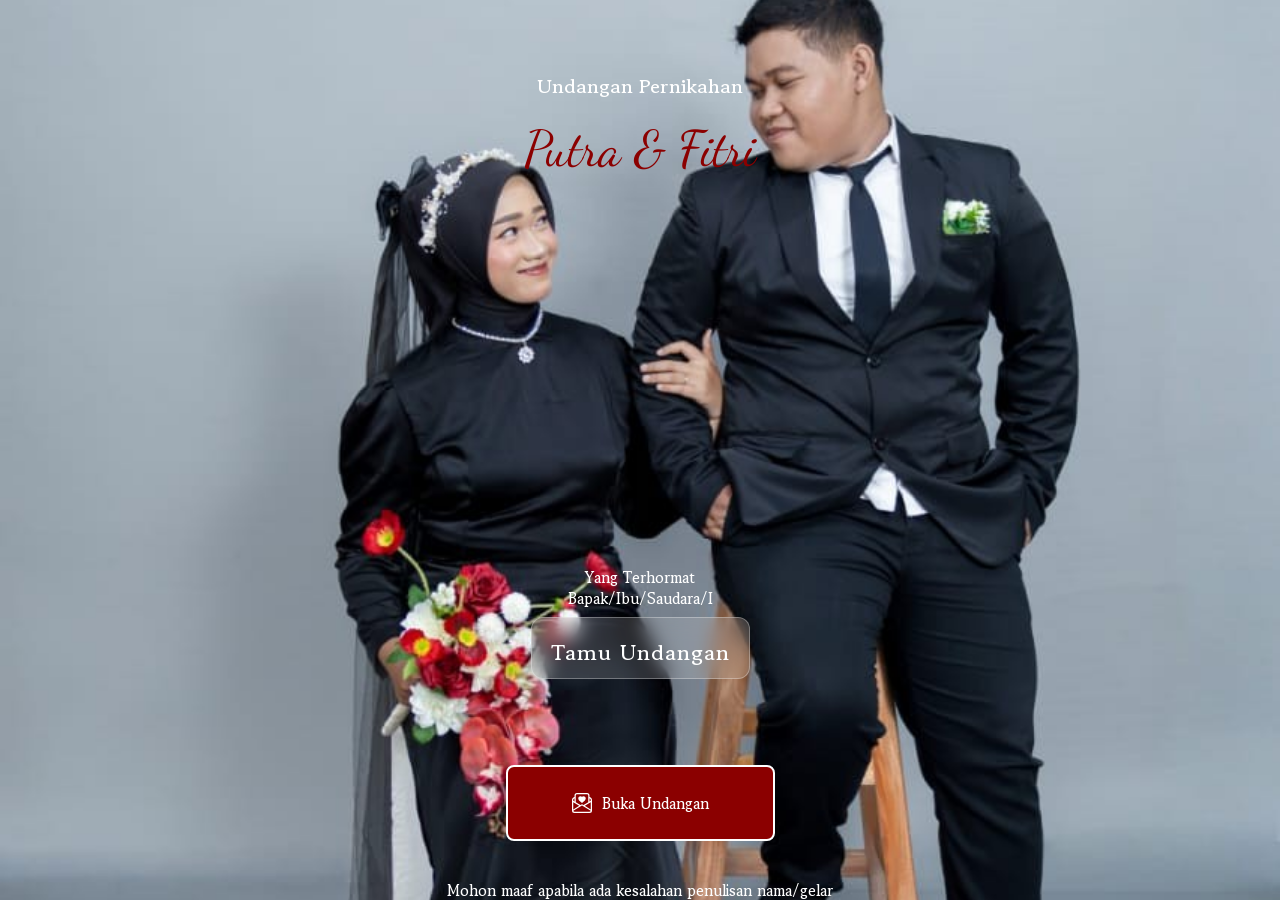
<file: index.html>
<!DOCTYPE html>
<html lang="en">
  <head>
    <meta charset="UTF-8" />
    <meta name="viewport" content="width=device-width, initial-scale=1.0" />
    <title>Undangan Pernikahan - Putra & Fitri</title>
    <link rel="stylesheet" href="assets/css/cover_style.css" />
  </head>
  <body>
    <section id="sectionKecil">
      <div class="cover" id="cover">
        
        <p class="gowunbatang-bold title">Undangan Pernikahan</p>
        <h1 class="nama">Putra & Fitri</h1>
        <div class="gowunbatang-bold tamu">
          Yang Terhormat <br />
          Bapak/Ibu/Saudara/I <br />
          <div class="box-tamu">
            <span id="namaTamu">Tamu Undangan</span>
          </div>
        </div>
        <button class="open gowunbatang-bold btn-open" id="open">
          <img src="assets/icon/envelope-paper-heart.svg" alt="Icon" />
          Buka Undangan
        </button>
        <div class="gowunbatang-bold note">
          Mohon maaf apabila ada kesalahan penulisan nama/gelar
        </div>
      </div>
    </section>

    <script>
      // Ambil parameter dari URL
      const urlParams = new URLSearchParams(window.location.search);
      const nama = urlParams.get('to');

      // Tampilkan ke halaman
      if (nama) {
        document.getElementById("namaTamu").innerText = nama;
      }
    </script>

    <script>
      const btn = document.getElementById("open");
      const cover = document.getElementById("cover");

      btn.addEventListener("click", () => {

        btn.style.animation = "none";

        // 🔥 SIMPAN STATUS UNTUK HALAMAN BERIKUTNYA
        localStorage.setItem("playMusic", "true");

        cover.classList.add("opened");

        setTimeout(() => {
          window.location.href = "core.html";
        }, 1000);
      });
    </script>

  </body>
  <script src="assets/js/script.js"></script>
</html>
</file>
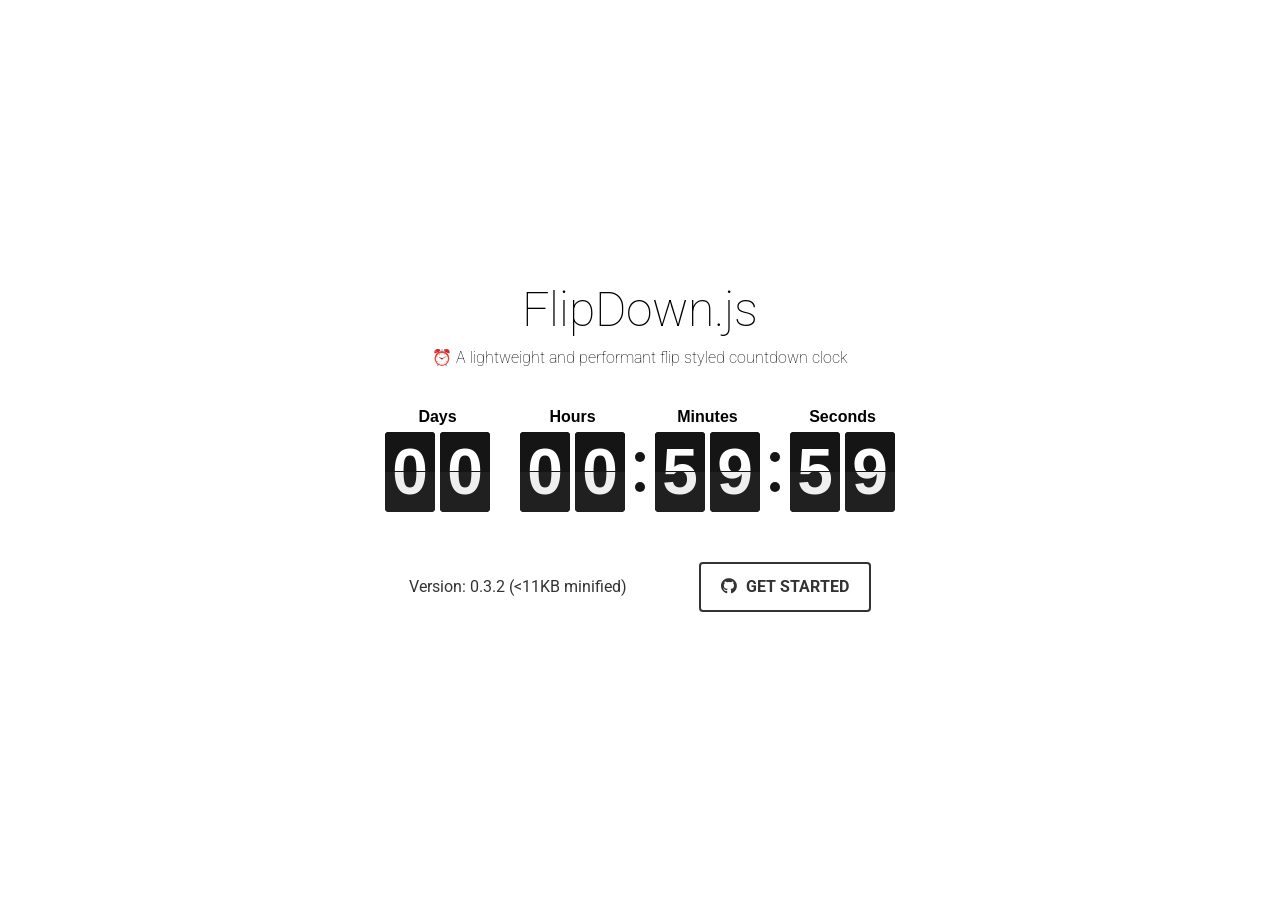
<file: assets/flipdown-master/example/index.html>
<!DOCTYPE html>
<html>
  <head>
    <meta charset="utf-8">
    <meta name="viewport" content="width=device-width, initial-scale=1, shrink-to-fit=no">
    <title>FlipDown Example</title>
    <link href="https://fonts.googleapis.com/css?family=Roboto:100,400,700,900" rel="stylesheet">
    <link rel="stylesheet" href="https://use.fontawesome.com/releases/v5.3.1/css/all.css" integrity="sha384-mzrmE5qonljUremFsqc01SB46JvROS7bZs3IO2EmfFsd15uHvIt+Y8vEf7N7fWAU" crossorigin="anonymous">
    <link rel="stylesheet" type="text/css" href="css/flipdown/flipdown.css">
    <link rel="stylesheet" type="text/css" href="css/style.css">
    <script type="text/javascript" src="js/flipdown/flipdown.js"></script>
    <script type="text/javascript" src="js/main.js"></script>
  </head>
  <body>
    <div class="example">
      <h1>FlipDown.js</h1>
      <p>⏰ A lightweight and performant flip styled countdown clock</p>
      <div id="flipdown" class="flipdown"></div>
      <div class="buttons">
        <p>Version: <span id="ver"></span> (&lt;11KB minified)</p>
        <a href="https://github.com/PButcher/flipdown#flipdown" class="button"><i class="fab fa-github"></i> <span>Get started</span></a>
      </div>
    </div>
  </body>
</html>
</file>
<file: assets/css/cover_style.css>
@import url("https://fonts.googleapis.com/css2?family=Gowun+Batang:wght@400;700&display=swap");
@import url("https://fonts.googleapis.com/css2?family=Dancing+Script:wght@400..700&display=swap");

:root {
  --primary: #8B0000;
}

* {
  padding: 0;
  margin: 0;
  text-align: center;
}

.gowunbatang-reg {
  font-family: "Gowun Batang", serif;
  font-weight: 400;
  font-style: normal;
}

.gowunbatang-bold {
  font-family: "Gowun Batang", serif;
  font-weight: 700;
  font-style: normal;
}

body {
  background-color: #000f2a;
  display: flex;
  justify-content: center;
}

section {
  display: flex;
  justify-content: center;
  background-image: url(../images/bg-imung.jpg);
  background-size: cover;
  background-position: center;
  overflow-y: scroll;
  width: 100vw;
  height: 100vh;
  transition: all 1s ease-in-out;
}

.pengantin {
  padding: 3px;
  width: 260px;
  height: 260px;
  margin-bottom: 15px;
  border: 4px solid var(--primary);
  border-radius: 50px 0;
}

.cover {
  display: flex;
  flex-direction: column;
  justify-content: center;
  align-items: center;
  width: 100vw;
  height: 100vh;
  transition: all 1s ease-in-out;
}

.cover p {
  color: #ffffff;
  font-size: 25px;
}

.cover h1 {
  color: var(--primary);
  font-size: 60px;
  font-family: "Dancing Script", cursive;
  font-optical-sizing: auto;
  font-weight: 400;
  font-style: normal;
  margin: 20px 0;
}

.cover div {
  margin-bottom: 20px;
  font-size: 17px;
  color: #ffffff;
}

.open {
  cursor: pointer;
  padding: 2% 5%;
  background-color: var(--primary);
  border: 2px solid white;
  font-size: 17px;
  border-radius: 8px;
  color: white;
  display: flex;
  justify-content: center;
  align-items: center;
  gap: 10px;
}

.fade-out {
  opacity: 0;
}

@media (min-width: 768px) {
  section {
    width: 100vw;;
  }

  .cover p {
    font-size: 20px;
  }

  .cover h1 {
    font-size: 50px;
  }

  .cover div {
    font-size: 15px;
  }

  .open {
    font-size: 15px;
  }

  .slide-out {
    transform: translateX(35vw);
  }
}

.cover {
  position: relative;
}

/* Judul atas */
.title {
  position: absolute;
  top: 8%;
  font-size: 30px;
  opacity: 0;
  transform: translateY(-30px);
  animation: fadeSlideDown 1s ease forwards;
  animation-delay: 0.3s;
}

/* Nama */
.nama {
  position: absolute;
  top: 11%;
  opacity: 0;
  transform: translateY(30px) scale(0.9);
  animation: fadeSlideUp 1.2s ease forwards, floating 3s ease-in-out infinite;
  animation-delay: 0.6s, 2s;
}

/* KEYFRAMES */
@keyframes fadeSlideDown {
  to {
    opacity: 1;
    transform: translateY(0);
  }
}

@keyframes fadeSlideUp {
  to {
    opacity: 1;
    transform: translateY(0) scale(1);
  }
}

@keyframes floating {
  0%, 100% {
    transform: translateY(0);
  }
  50% {
    transform: translateY(-5px);
  }
}

/* Tamu */
.tamu {
  position: absolute;
  top: 63%;
  text-align: center;
  color: white;
  font-size: 18px;
}

/* BOX BLUR */
.box-tamu {
  margin-top: 8px;
  padding: 10px 19px;
  border-radius: 12px;
  animation: fadeInUp 1s ease;

  /* efek glass */
  background: rgba(255, 255, 255, 0.15);
  backdrop-filter: blur(10px);
  -webkit-backdrop-filter: blur(10px);

  border: 1px solid rgba(255, 255, 255, 0.3);

  display: inline-block;
}

@keyframes fadeInUp {
  from {
    opacity: 0;
    transform: translateY(15px);
  }
  to {
    opacity: 1;
    transform: translateY(0);
  }
}

#namaTamu {
  display: inline-block;
  margin-top: 8px;
  font-size: 22px;
  font-weight: 900;
  color: #ffffff; 
  letter-spacing: 1px;
  animation: fadeIn 1.5s ease;
}

@keyframes fadeIn {
  from {
    opacity: 0;
    transform: translateY(10px);
  }
  to {
    opacity: 1;
    transform: translateY(0);
  }
}

/* Tombol */
.btn-open {
  position: absolute;
  top: 85%;
  opacity: 0;
  transform: translateY(30px);
  animation: fadeUpBtn 1s ease forwards, shake 3s infinite;
  animation-delay: 1s, 2s; 
}

@keyframes fadeUpBtn {
  to {
    opacity: 1;
    transform: translateY(0);
  }
}

@keyframes shake {
  0%, 100% { transform: translateX(0); }
  10% { transform: translateX(-2px); }
  20% { transform: translateX(2px); }
  30% { transform: translateX(-2px); }
  40% { transform: translateX(2px); }
}

/* EFEK KLIK */
.btn-open:active {
  transform: scale(0.95);
}

/* ANIMASI BUKA COVER */
.cover.opened {
  animation: bukaAmplop 1s ease forwards;
}

@keyframes bukaAmplop {
  0% {
    transform: scale(1);
    opacity: 1;
  }
  100% {
    transform: scale(1.2);
    opacity: 0;
  }
}

@keyframes bukaAmplop {
  0% {
    transform: scale(1) translateX(0);
    opacity: 1;
  }
  100% {
    transform: scale(0.8) translateX(-100%);
    opacity: 0;
  }
}

.btn-open:hover {
  transform: scale(1.05);
  box-shadow: 0 0 15px rgba(139, 0, 0, 0.6);
}

/* Note bawah */
.note {
  position: absolute;
  bottom: -2%;
  width: 80%;
  font-size: 12px;
  line-height: 1;
}

.cover p,
.cover h1,
.cover div {
  transition: all 0.5s ease;
}
</file>
<file: assets/flipdown-master/example/css/flipdown/flipdown.css>
/* THEMES */

/********** Theme: dark **********/
/* Font styles */
.flipdown.flipdown__theme-dark {
  font-family: sans-serif;
  font-weight: bold;
}
/* Rotor group headings */
.flipdown.flipdown__theme-dark .rotor-group-heading:before {
  color: #000000;
}
/* Delimeters */
.flipdown.flipdown__theme-dark .rotor-group:nth-child(n+2):nth-child(-n+3):before,
.flipdown.flipdown__theme-dark .rotor-group:nth-child(n+2):nth-child(-n+3):after {
  background-color: #151515;
}
/* Rotor tops */
.flipdown.flipdown__theme-dark .rotor,
.flipdown.flipdown__theme-dark .rotor-top,
.flipdown.flipdown__theme-dark .rotor-leaf-front {
  color: #FFFFFF;
  background-color: #151515;
}
/* Rotor bottoms */
.flipdown.flipdown__theme-dark .rotor-bottom,
.flipdown.flipdown__theme-dark .rotor-leaf-rear {
  color: #EFEFEF;
  background-color: #202020;
}
/* Hinge */
.flipdown.flipdown__theme-dark .rotor:after {
  border-top: solid 1px #151515;
}

/********** Theme: light **********/
/* Font styles */
.flipdown.flipdown__theme-light {
  font-family: sans-serif;
  font-weight: bold;
}
/* Rotor group headings */
.flipdown.flipdown__theme-light .rotor-group-heading:before {
  color: #EEEEEE;
}
/* Delimeters */
.flipdown.flipdown__theme-light .rotor-group:nth-child(n+2):nth-child(-n+3):before,
.flipdown.flipdown__theme-light .rotor-group:nth-child(n+2):nth-child(-n+3):after {
  background-color: #DDDDDD;
}
/* Rotor tops */
.flipdown.flipdown__theme-light .rotor,
.flipdown.flipdown__theme-light .rotor-top,
.flipdown.flipdown__theme-light .rotor-leaf-front {
  color: #222222;
  background-color: #DDDDDD;
}
/* Rotor bottoms */
.flipdown.flipdown__theme-light .rotor-bottom,
.flipdown.flipdown__theme-light .rotor-leaf-rear {
  color: #333333;
  background-color: #EEEEEE;
}
/* Hinge */
.flipdown.flipdown__theme-light .rotor:after {
  border-top: solid 1px #222222;
}

/* END OF THEMES */

.flipdown {
  overflow: visible;
  width: 510px;
  height: 110px;
}

.flipdown .rotor-group {
  position: relative;
  float: left;
  padding-right: 30px;
}

.flipdown .rotor-group:last-child {
  padding-right: 0;
}

.flipdown .rotor-group-heading:before {
  display: block;
  height: 30px;
  line-height: 30px;
  text-align: center;
}

.flipdown .rotor-group:nth-child(1) .rotor-group-heading:before {
  content: attr(data-before);
}

.flipdown .rotor-group:nth-child(2) .rotor-group-heading:before {
  content: attr(data-before);
}

.flipdown .rotor-group:nth-child(3) .rotor-group-heading:before {
  content: attr(data-before);
}

.flipdown .rotor-group:nth-child(4) .rotor-group-heading:before {
  content: attr(data-before);
}

.flipdown .rotor-group:nth-child(n+2):nth-child(-n+3):before {
  content: '';
  position: absolute;
  bottom: 20px;
  left: 115px;
  width: 10px;
  height: 10px;
  border-radius: 50%;
}

.flipdown .rotor-group:nth-child(n+2):nth-child(-n+3):after {
  content: '';
  position: absolute;
  bottom: 50px;
  left: 115px;
  width: 10px;
  height: 10px;
  border-radius: 50%;
}

.flipdown .rotor {
  position: relative;
  float: left;
  width: 50px;
  height: 80px;
  margin: 0px 5px 0px 0px;
  border-radius: 4px;
  font-size: 4rem;
  text-align: center;
  perspective: 200px;
}

.flipdown .rotor:last-child {
  margin-right: 0;
}

.flipdown .rotor-top,
.flipdown .rotor-bottom {
  overflow: hidden;
  position: absolute;
  width: 50px;
  height: 40px;
}

.flipdown .rotor-leaf {
  z-index: 1;
  position: absolute;
  width: 50px;
  height: 80px;
  transform-style: preserve-3d;
  transition: transform 0s;
}

.flipdown .rotor-leaf.flipped {
  transform: rotateX(-180deg);
  transition: all 0.5s ease-in-out;
}

.flipdown .rotor-leaf-front,
.flipdown .rotor-leaf-rear {
  overflow: hidden;
  position: absolute;
  width: 50px;
  height: 40px;
  margin: 0;
  transform: rotateX(0deg);
  backface-visibility: hidden;
  -webkit-backface-visibility: hidden;
}

.flipdown .rotor-leaf-front {
  line-height: 80px;
  border-radius: 4px 4px 0px 0px;
}

.flipdown .rotor-leaf-rear {
  line-height: 0px;
  border-radius: 0px 0px 4px 4px;
  transform: rotateX(-180deg);
}

.flipdown .rotor-top {
  line-height: 80px;
  border-radius: 4px 4px 0px 0px;
}

.flipdown .rotor-bottom {
  bottom: 0;
  line-height: 0px;
  border-radius: 0px 0px 4px 4px;
}

.flipdown .rotor:after {
  content: '';
  z-index: 2;
  position: absolute;
  bottom: 0px;
  left: 0px;
  width: 50px;
  height: 40px;
  border-radius: 0px 0px 4px 4px;
}

@media (max-width: 550px) {

  .flipdown {
    width: 312px;
    height: 70px;
  }

  .flipdown .rotor {
    font-size: 2.2rem;
    margin-right: 3px;
  }

  .flipdown .rotor,
  .flipdown .rotor-leaf,
  .flipdown .rotor-leaf-front,
  .flipdown .rotor-leaf-rear,
  .flipdown .rotor-top,
  .flipdown .rotor-bottom,
  .flipdown .rotor:after {
    width: 30px;
  }

  .flipdown .rotor-group {
    padding-right: 20px;
  }

  .flipdown .rotor-group:last-child {
    padding-right: 0px;
  }

  .flipdown .rotor-group-heading:before {
    font-size: 0.8rem;
    height: 20px;
    line-height: 20px;
  }

  .flipdown .rotor-group:nth-child(n+2):nth-child(-n+3):before,
  .flipdown .rotor-group:nth-child(n+2):nth-child(-n+3):after {
    left: 69px;
  }

  .flipdown .rotor-group:nth-child(n+2):nth-child(-n+3):before {
    bottom: 13px;
    height: 8px;
    width: 8px;
  }

  .flipdown .rotor-group:nth-child(n+2):nth-child(-n+3):after {
    bottom: 29px;
    height: 8px;
    width: 8px;
  }

  .flipdown .rotor-leaf-front,
  .flipdown .rotor-top {
    line-height: 50px;
  }

  .flipdown .rotor-leaf,
  .flipdown .rotor {
    height: 50px;
  }

  .flipdown .rotor-leaf-front,
  .flipdown .rotor-leaf-rear,
  .flipdown .rotor-top,
  .flipdown .rotor-bottom,
  .flipdown .rotor:after {
    height: 25px;
  }
}
</file>
<file: assets/flipdown-master/example/css/style.css>
html {
  height: 100%;
}

body {
  margin: 0px;
  height: 100%;
  display: flex;
  align-items: center;
  align-content: space-around;
}

body,
.example h1,
.example p,
.example .button {
  transition: all .2s ease-in-out;
}

body.light-theme {
  background-color: #151515;
}

body.light-theme .example h1 {
  color: #FFFFFF;
}

body.light-theme .example p {
  color: #FFFFFF;
}

body.light-theme .buttons .button {
  color: #FFFFFF;
  border-color: #FFFFFF;
}

body.light-theme .buttons .button:hover {
  color: #151515;
  background-color: #FFFFFF;
}

.example {
  font-family: 'Roboto', sans-serif;
  width: 550px;
  height: 378px;
  margin: auto;
  padding: 20px;
  box-sizing: border-box;
}

.example .flipdown {
  margin: auto;
}

.example h1 {
  text-align: center;
  font-weight: 100;
  font-size: 3em;
  margin-top: 0;
  margin-bottom: 10px;
}

.example p {
  text-align: center;
  font-weight: 100;
  margin-top: 0;
  margin-bottom: 35px;
}

.example .buttons {
  width: 100%;
  height: 50px;
  margin: 50px auto 0px auto;
  display: flex;
  align-items: center;
  justify-content: space-around;
}

.example .buttons p {
  height: 50px;
  line-height: 50px;
  font-weight: 400;
  padding: 0px 25px 0px 0px;
  color: #333;
  margin: 0px;
}

.example .button {
  display: inline-block;
  height: 50px;
  box-sizing: border-box;
  line-height: 46px;
  text-decoration: none;
  color: #333;
  padding: 0px 20px;
  border: solid 2px #333;
  border-radius: 4px;
  text-transform: uppercase;
  font-weight: 700;
  transition: all .2s ease-in-out;
}

.example .button:hover {
  background-color: #333;
  color: #FFF;
}

.example .button i {
  margin-right: 5px;
}

@media(max-width: 550px) {
  .example {
    width: 100%;
    height: 362px;
  }

  .example h1 {
    font-size: 2.5em;
  }

  .example p {
    margin-bottom: 25px;
  }

  .example .buttons {
    width: 100%;
    margin-top: 25px;
    text-align: center;
    display: block;
  }

  .example .buttons p,
  .example .buttons a {
    float: none;
    margin: 0 auto;
  }

  .example .buttons p {
    padding-right: 0px;
  }

  .example .buttons a {
    display: inline-block;
  }
}
</file>
